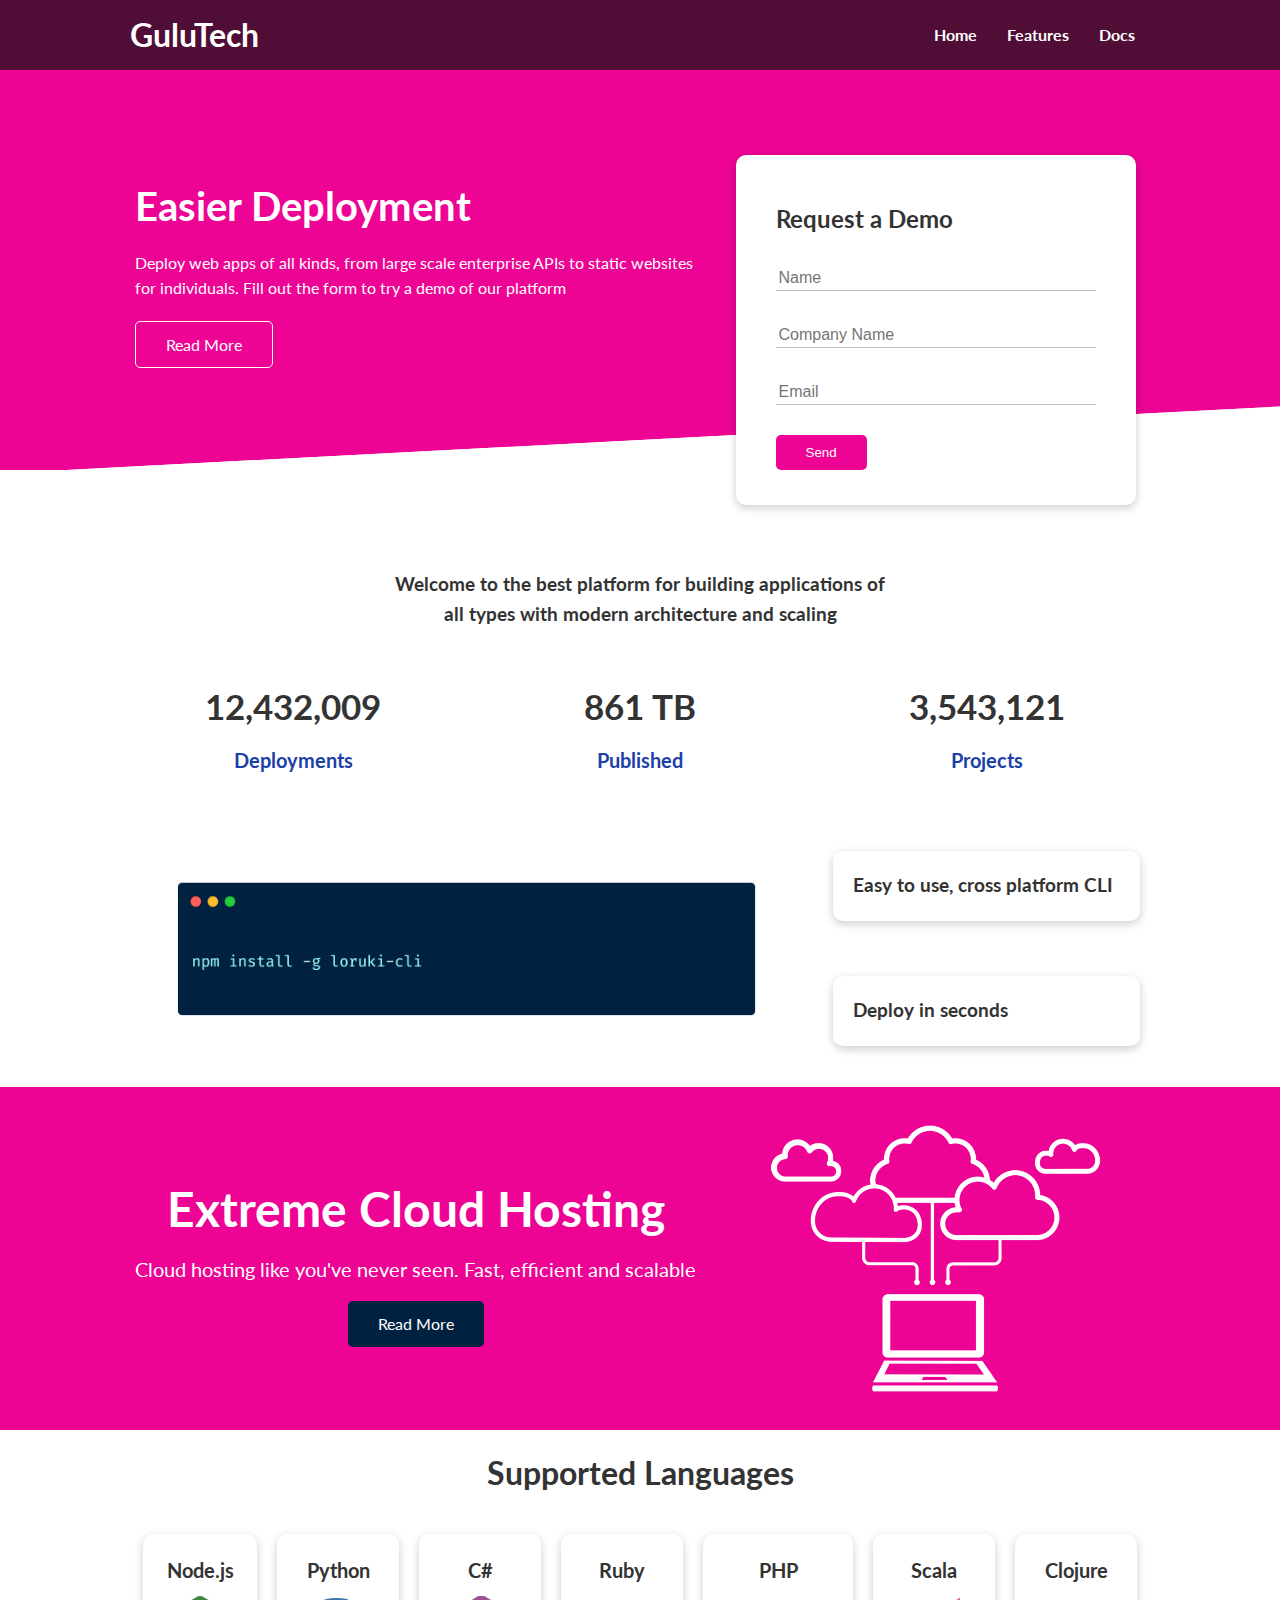
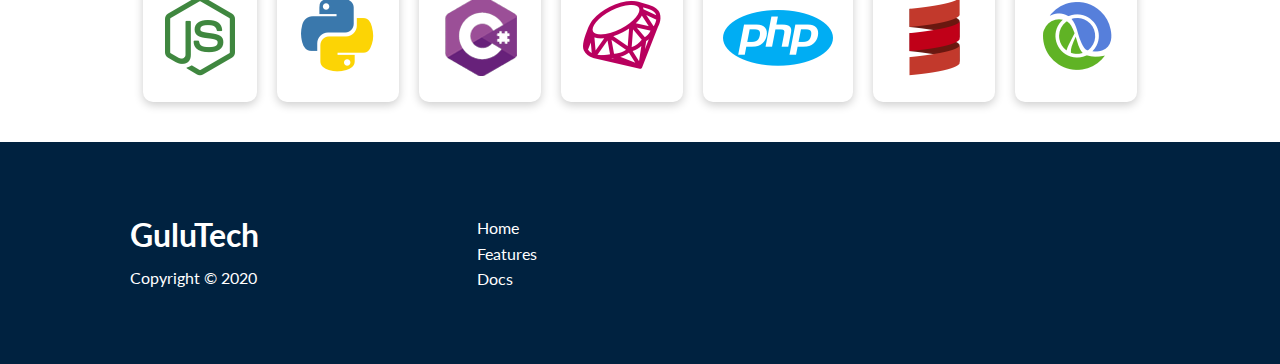
<file: Hostingsite-GridCSS/index.html>
<!DOCTYPE html>
<html lang="en">
 <head>
  <meta charset="UTF-8" />
  <meta name="viewport" content="width=device-width, initial-scale=1.0" />
  <link
   rel="stylesheet"
   href="https://cdnjs.cloudflare.com/ajax/libs/font-awesome/5.15.1/css/all.min.css"
   integrity="sha512-+4zCK9k+qNFUR5X+cKL9EIR+ZOhtIloNl9GIKS57V1MyNsYpYcUrUeQc9vNfzsWfV28IaLL3i96P9sdNyeRssA=="
   crossorigin="anonymous"
  />
  <link rel="stylesheet" href="css/utilities.css" />
  <link rel="stylesheet" href="css/style.css" />
  <title>GuluTech | Cloud Hosting For Everyone</title>
 </head>
 <body>
  <!-- Navbar -->
  <div class="navbar">
   <div class="container flex">
    <h1 class="logo">GuluTech</h1>
    <nav>
     <ul>
      <li><a href="index.html">Home</a></li>
      <li><a href="features.html">Features</a></li>
      <li><a href="docs.html">Docs</a></li>
     </ul>
    </nav>
   </div>
  </div>

  <!-- Showcase -->
  <section class="showcase">
   <div class="container grid">
    <div class="showcase-text">
     <h1>Easier Deployment</h1>
     <p>
      Deploy web apps of all kinds, from large scale enterprise APIs to static
      websites for individuals. Fill out the form to try a demo of our platform
     </p>
     <a href="features.html" class="btn btn-outline">Read More</a>
    </div>

    <div class="showcase-form card">
     <h2>Request a Demo</h2>

     <form>
      <div class="form-control">
       <input type="text" name="name" placeholder="Name" required />
      </div>
      <div class="form-control">
       <input type="text" name="company" placeholder="Company Name" required />
      </div>
      <div class="form-control">
       <input type="email" name="email" placeholder="Email" required />
      </div>
      <input type="submit" value="Send" class="btn btn-primary" />
     </form>
    </div>
   </div>
  </section>

  <!-- Stats -->
  <section class="stats">
   <div class="container">
    <h3 class="stats-heading text-center my-1">
     Welcome to the best platform for building applications of all types with
     modern architecture and scaling
    </h3>

    <div class="grid grid-3 text-center my-4">
     <div>
      <i class="fas fa-server fa-3x"></i>
      <h3>12,432,009</h3>
      <p class="text-secondary">Deployments</p>
     </div>
     <div>
      <i class="fas fa-upload fa-3x"></i>
      <h3>861 TB</h3>
      <p class="text-secondary">Published</p>
     </div>
     <div>
      <i class="fas fa-project-diagram fa-3x"></i>
      <h3>3,543,121</h3>
      <p class="text-secondary">Projects</p>
     </div>
    </div>
   </div>
  </section>

  <!-- Cli -->
  <section class="cli">
   <div class="container grid">
    <img src="images/cli.png" alt="" />
    <div class="card">
     <h3>Easy to use, cross platform CLI</h3>
    </div>
    <div class="card">
     <h3>Deploy in seconds</h3>
    </div>
   </div>
  </section>

  <!-- Cloud -->
  <section class="cloud bg-primary my-2 py-2">
   <div class="container grid">
    <div class="text-center">
     <h2 class="lg">Extreme Cloud Hosting</h2>
     <p class="lead my-1">
      Cloud hosting like you've never seen. Fast, efficient and scalable
     </p>
     <a href="features.html" class="btn btn-dark">Read More</a>
    </div>
    <img src="images/cloud.png" alt="" />
   </div>
  </section>

  <!-- Languages -->
  <section class="languages">
   <h2 class="md text-center my-2">Supported Languages</h2>
   <div class="container flex">
    <div class="card">
     <h4>Node.js</h4>
     <img src="images/logos/node.png" alt="" />
    </div>
    <div class="card">
     <h4>Python</h4>
     <img src="images/logos/python.png" alt="" />
    </div>
    <div class="card">
     <h4>C#</h4>
     <img src="images/logos/csharp.png" alt="" />
    </div>
    <div class="card">
     <h4>Ruby</h4>
     <img src="images/logos/ruby.png" alt="" />
    </div>
    <div class="card">
     <h4>PHP</h4>
     <img src="images/logos/php.png" alt="" />
    </div>
    <div class="card">
     <h4>Scala</h4>
     <img src="images/logos/scala.png" alt="" />
    </div>
    <div class="card">
     <h4>Clojure</h4>
     <img src="images/logos/clojure.png" alt="" />
    </div>
   </div>
  </section>

  <!-- Footer -->
  <footer class="footer bg-dark py-5">
   <div class="container grid grid-3">
    <div>
     <h1>GuluTech</h1>
     <p>Copyright &copy; 2020</p>
    </div>
    <nav>
     <ul>
      <li><a href="index.html">Home</a></li>
      <li><a href="features.html">Features</a></li>
      <li><a href="docs.html">Docs</a></li>
     </ul>
    </nav>
    <div class="social">
     <a href="https://github.com/AfsanHabib"
      ><i class="fab fa-github fa-2x"></i
     ></a>
     <a href="https://www.facebook.com/afsanhabib10"
      ><i class="fab fa-facebook fa-2x"></i
     ></a>
     <a href="https://www.Instagram.com/afsanhabib"
      ><i class="fab fa-instagram fa-2x"></i
     ></a>
     <a href="https://www.facebook.com/afsanhabib10"
      ><i class="fab fa-twitter fa-2x"></i
     ></a>
    </div>
   </div>
  </footer>
 </body>
</html>
</file>
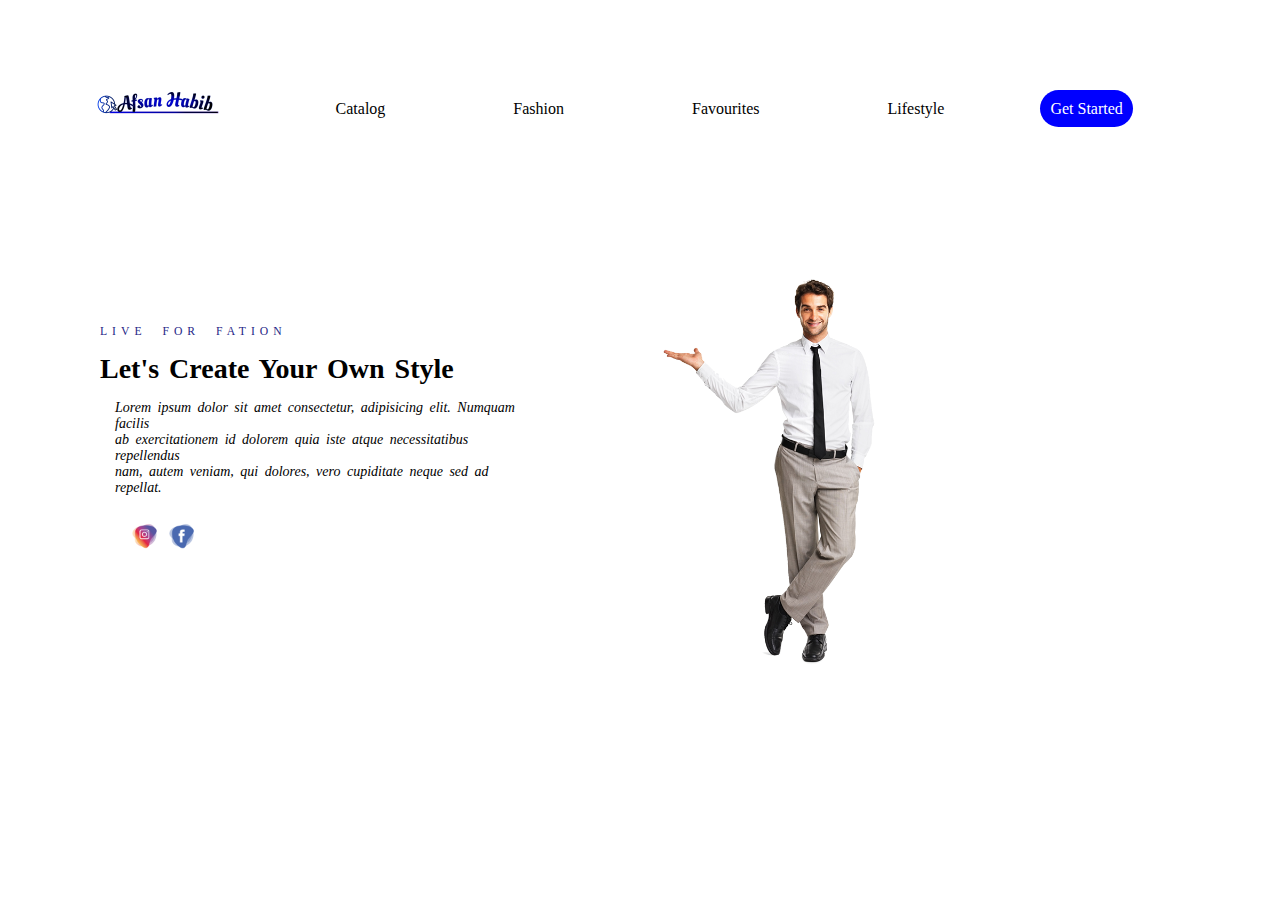
<file: Landing Page-Bootstrap_CSS_HTML/index.html>
<!DOCTYPE html>
<html lang="en">
 <head>
  <meta charset="UTF-8" />
  <meta http-equiv="X-UA-Compatible" content="IE=edge" />
  <meta name="viewport" content="width=device-width, initial-scale=1.0" />
  <title>Document</title>
  <link rel="stylesheet" href="style.css" />
 </head>
 <body>
  <header>
   <h1 class="logo">
      <img style="height:70px width:150px" src="images/0988d21fe8a74232a22b5ec2dae4306a.png" alt="" /></h1>
   <ul>
    <li><a href="">Catalog</a></li>
    <li><a href="">Fashion</a></li>
    <li><a href="">Favourites</a></li>
    <li><a href="">Lifestyle</a></li>
   </ul>

   <div class="logo-container">
    <a href="#">Get Started</a>
   </div>
  </header>
  <section class="main-header">
   <div class="col-1">
    <small>LIVE FOR FATION</small>
    <h1>Let's Create Your Own Style</h1>
    <p>
     Lorem ipsum dolor sit amet consectetur, adipisicing elit. Numquam facilis
     <br />
     ab exercitationem id dolorem quia iste atque necessitatibus repellendus
     <br />nam, autem veniam, qui dolores, vero cupiditate neque sed ad
     repellat.
    </p>
    <div class="searchpart">
     <div class="icon">
      <img src="images/instagram-icon.png" alt="" />
      <img src="images/facebook-icon.png" alt="" />
     </div>
     <div class="src-icon"></div>
    </div>
   </div>
   <div class="col-2"></div>
  </section>
 </body>
</html>
</file>
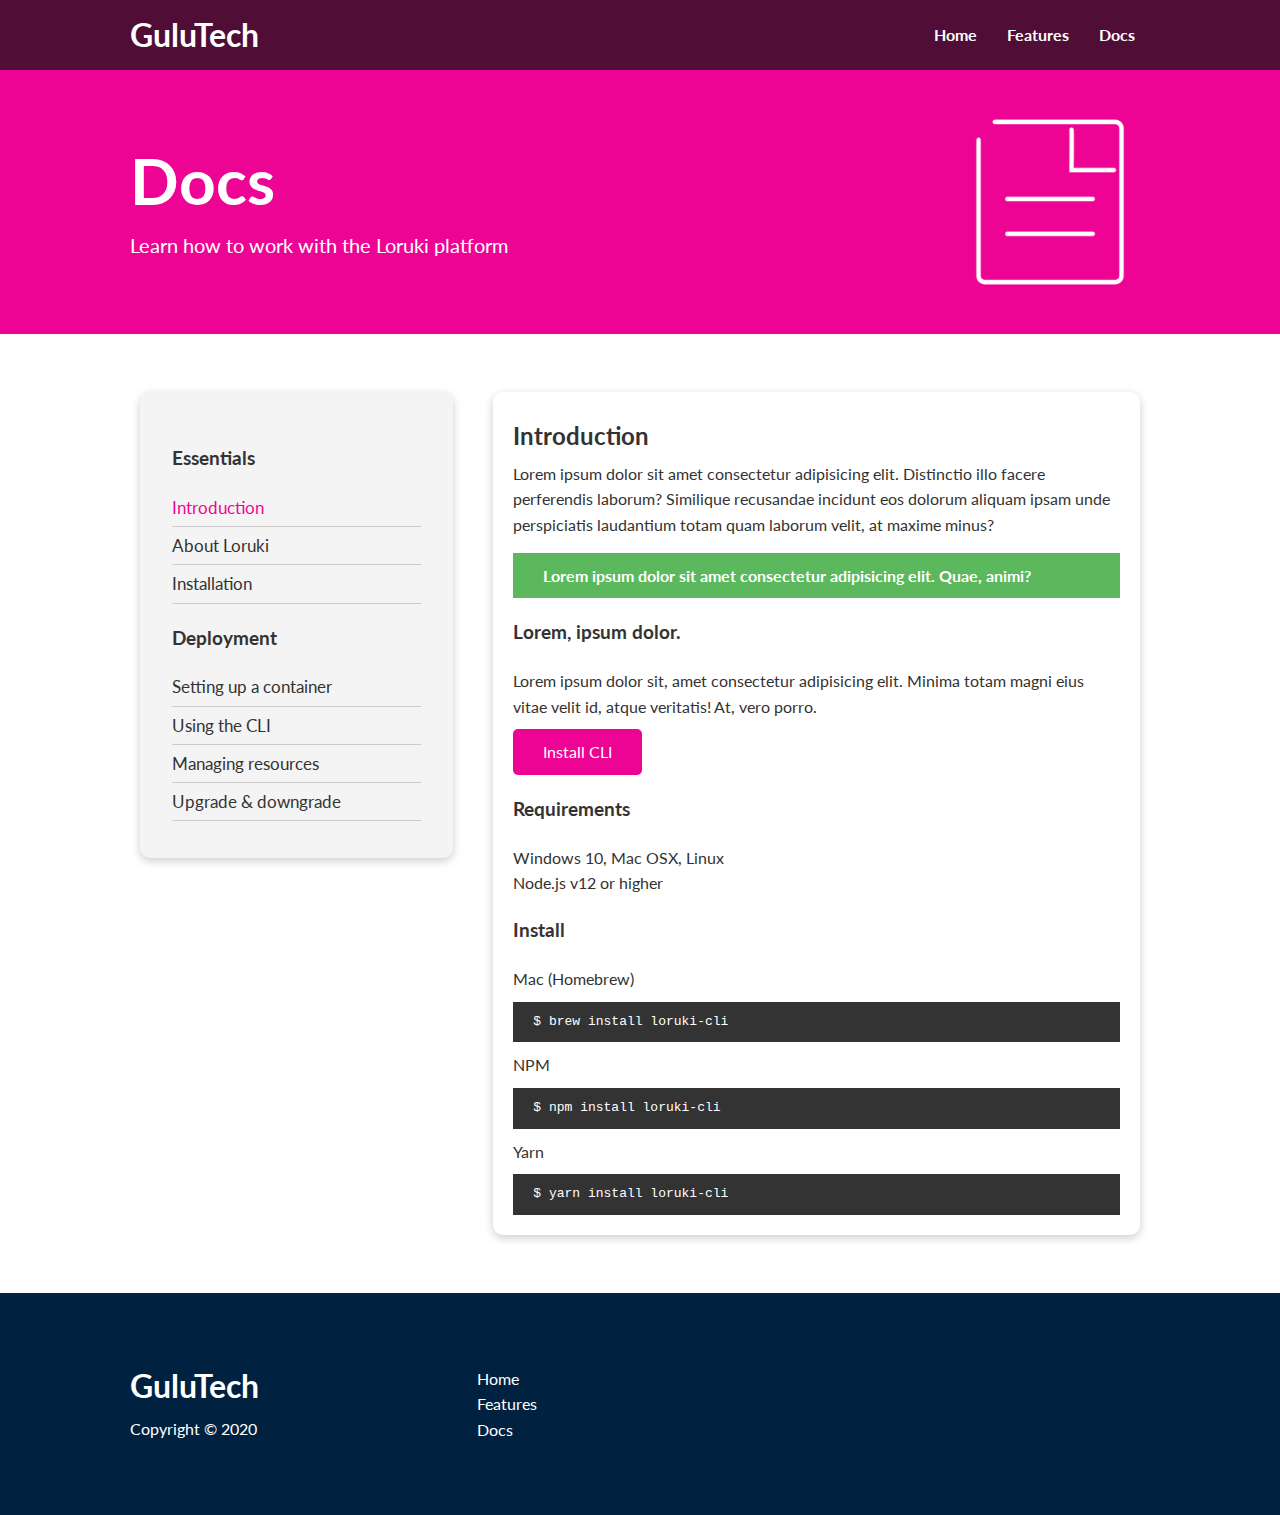
<file: Hostingsite-GridCSS/docs.html>
<!DOCTYPE html>
<html lang="en">
 <head>
  <meta charset="UTF-8" />
  <meta name="viewport" content="width=device-width, initial-scale=1.0" />
  <link
   rel="stylesheet"
   href="https://cdnjs.cloudflare.com/ajax/libs/font-awesome/5.15.1/css/all.min.css"
   integrity="sha512-+4zCK9k+qNFUR5X+cKL9EIR+ZOhtIloNl9GIKS57V1MyNsYpYcUrUeQc9vNfzsWfV28IaLL3i96P9sdNyeRssA=="
   crossorigin="anonymous"
  />
  <link rel="stylesheet" href="css/utilities.css" />
  <link rel="stylesheet" href="css/style.css" />
  <title>GuluTech | Cloud Hosting For Everyone</title>
 </head>
 <body>
  <!-- Navbar -->
  <div class="navbar">
   <div class="container flex">
    <h1 class="logo">GuluTech</h1>
    <nav>
     <ul>
      <li><a href="index.html">Home</a></li>
      <li><a href="features.html">Features</a></li>
      <li><a href="docs.html">Docs</a></li>
     </ul>
    </nav>
   </div>
  </div>

  <!-- Head -->
  <section class="docs-head bg-primary py-3">
   <div class="container grid">
    <div>
     <h1 class="xl">Docs</h1>
     <p class="lead">Learn how to work with the Loruki platform</p>
    </div>
    <img src="images/docs.png" alt="" />
   </div>
  </section>

  <!-- Docs main -->
  <section class="docs-main my-4">
   <div class="container grid">
    <div class="card bg-light p-3">
     <h3 class="my-2">Essentials</h3>
     <nav>
      <ul>
       <li><a class="text-primary" href="#">Introduction</a></li>
       <li><a href="#">About Loruki</a></li>
       <li><a href="#">Installation</a></li>
      </ul>
     </nav>

     <h3 class="my-2">Deployment</h3>
     <nav>
      <ul>
       <li><a href="#">Setting up a container</a></li>
       <li><a href="#">Using the CLI</a></li>
       <li><a href="#">Managing resources</a></li>
       <li><a href="#">Upgrade & downgrade</a></li>
      </ul>
     </nav>
    </div>
    <div class="card">
     <h2>Introduction</h2>
     <p>
      Lorem ipsum dolor sit amet consectetur adipisicing elit. Distinctio illo
      facere perferendis laborum? Similique recusandae incidunt eos dolorum
      aliquam ipsam unde perspiciatis laudantium totam quam laborum velit, at
      maxime minus?
     </p>

     <div class="alert alert-success">
      <i class="fas fa-info"></i> Lorem ipsum dolor sit amet consectetur
      adipisicing elit. Quae, animi?
     </div>

     <h3>Lorem, ipsum dolor.</h3>
     <p>
      Lorem ipsum dolor sit, amet consectetur adipisicing elit. Minima totam
      magni eius vitae velit id, atque veritatis! At, vero porro.
     </p>
     <a href="#" class="btn btn-primary">Install CLI</a>

     <h3>Requirements</h3>
     <ul>
      <li>Windows 10, Mac OSX, Linux</li>
      <li>Node.js v12 or higher</li>
     </ul>

     <h3>Install</h3>
     <p>Mac (Homebrew)</p>
     <pre><code>$ brew install loruki-cli</code></pre>
     <p>NPM</p>
     <pre><code>$ npm install loruki-cli</code></pre>
     <p>Yarn</p>
     <pre><code>$ yarn install loruki-cli</code></pre>
    </div>
   </div>
  </section>

  <!-- Footer -->
  <footer class="footer bg-dark py-5">
   <div class="container grid grid-3">
    <div>
     <h1>GuluTech</h1>
     <p>Copyright &copy; 2020</p>
    </div>
    <nav>
     <ul>
      <li><a href="index.html">Home</a></li>
      <li><a href="features.html">Features</a></li>
      <li><a href="docs.html">Docs</a></li>
     </ul>
    </nav>
    <div class="social">
     <a href="https://github.com/AfsanHabib"
      ><i class="fab fa-github fa-2x"></i
     ></a>
     <a href="https://www.facebook.com/afsanhabib10"
      ><i class="fab fa-facebook fa-2x"></i
     ></a>
     <a href="https://www.Instagram.com/afsanhabib"
      ><i class="fab fa-instagram fa-2x"></i
     ></a>
     <a href="https://www.facebook.com/afsanhabib10"
      ><i class="fab fa-twitter fa-2x"></i
     ></a>
    </div>
   </div>
  </footer>
 </body>
</html>
</file>
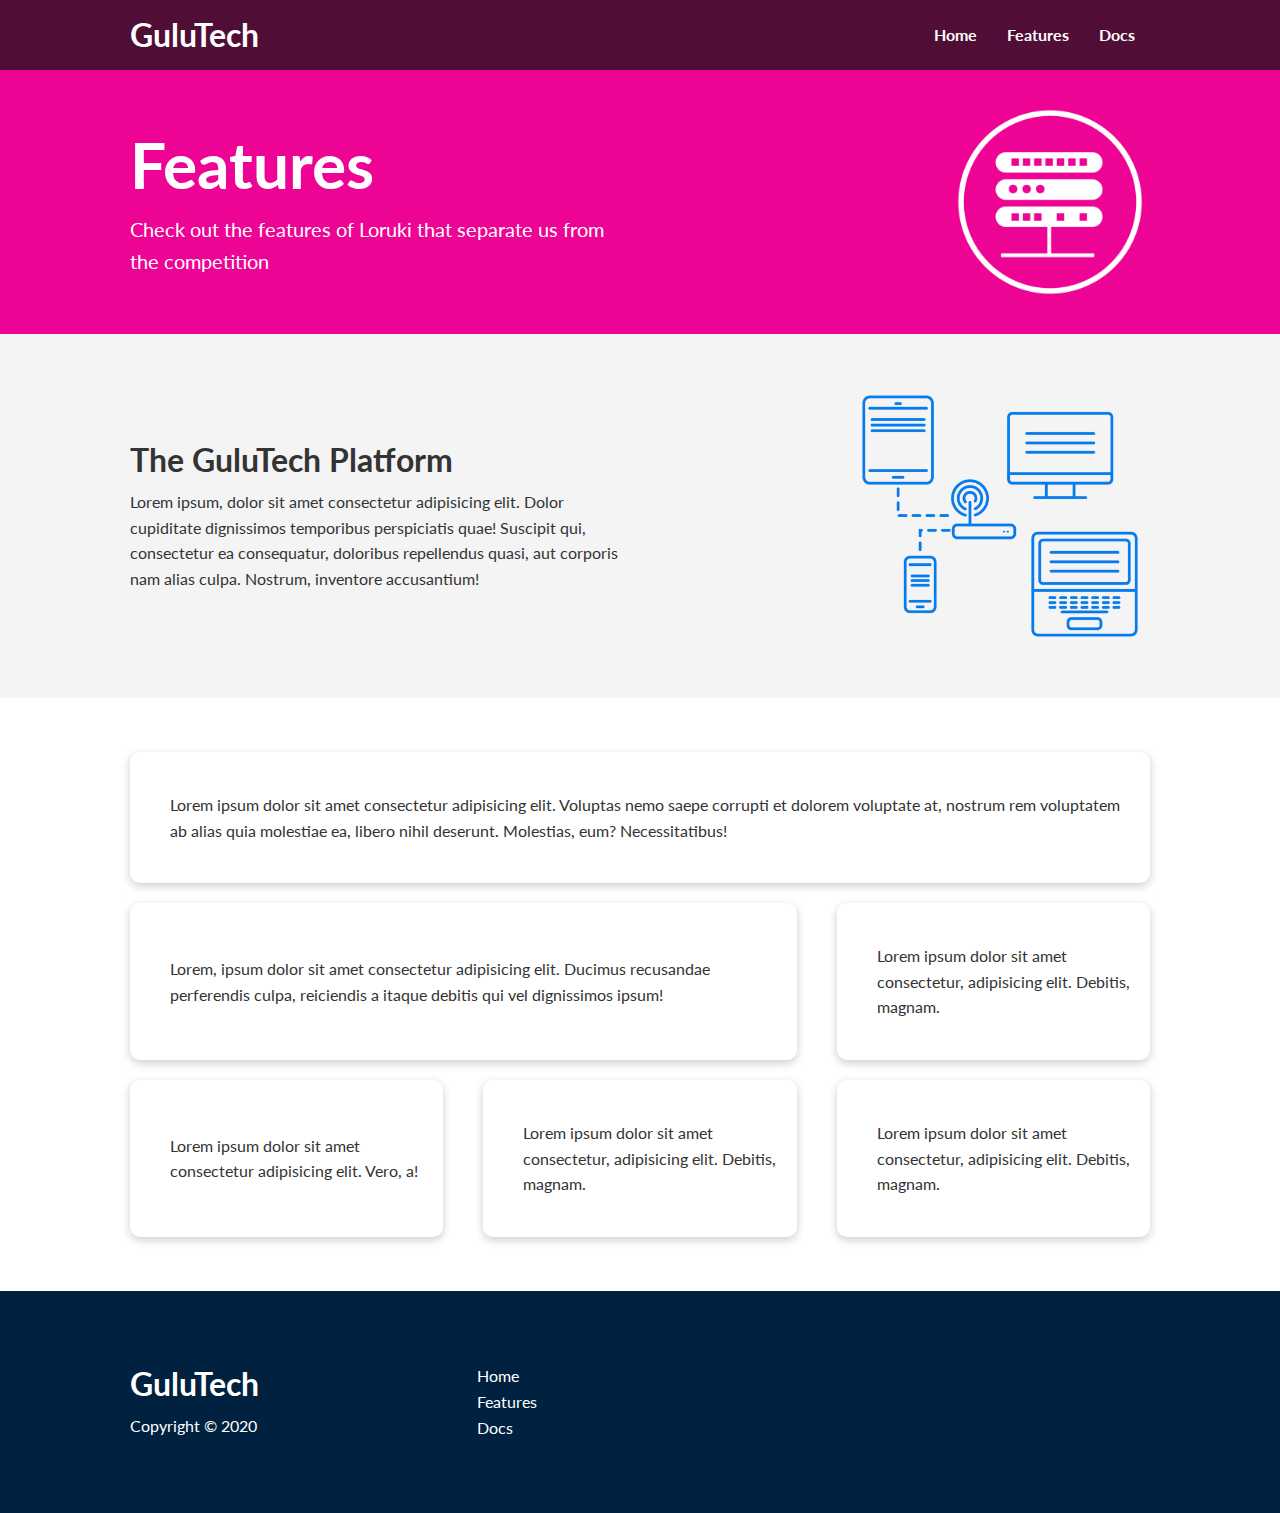
<file: Hostingsite-GridCSS/features.html>
<!DOCTYPE html>
<html lang="en">
 <head>
  <meta charset="UTF-8" />
  <meta name="viewport" content="width=device-width, initial-scale=1.0" />
  <link
   rel="stylesheet"
   href="https://cdnjs.cloudflare.com/ajax/libs/font-awesome/5.15.1/css/all.min.css"
   integrity="sha512-+4zCK9k+qNFUR5X+cKL9EIR+ZOhtIloNl9GIKS57V1MyNsYpYcUrUeQc9vNfzsWfV28IaLL3i96P9sdNyeRssA=="
   crossorigin="anonymous"
  />
  <link rel="stylesheet" href="css/utilities.css" />
  <link rel="stylesheet" href="css/style.css" />
  <title>GuluTech | Cloud Hosting For Everyone</title>
 </head>
 <body>
  <!-- Navbar -->
  <div class="navbar">
   <div class="container flex">
    <h1 class="logo">GuluTech</h1>
    <nav>
     <ul>
      <li><a href="index.html">Home</a></li>
      <li><a href="features.html">Features</a></li>
      <li><a href="docs.html">Docs</a></li>
     </ul>
    </nav>
   </div>
  </div>

  <!-- Head -->
  <section class="features-head bg-primary py-3">
   <div class="container grid">
    <div>
     <h1 class="xl">Features</h1>
     <p class="lead">
      Check out the features of Loruki that separate us from the competition
     </p>
    </div>
    <img src="images/server.png" alt="" />
   </div>
  </section>

  <!-- Sub head -->
  <section class="features-sub-head bg-light py-3">
   <div class="container grid">
    <div>
     <h1 class="md">The GuluTech Platform</h1>
     <p>
      Lorem ipsum, dolor sit amet consectetur adipisicing elit. Dolor cupiditate
      dignissimos temporibus perspiciatis quae! Suscipit qui, consectetur ea
      consequatur, doloribus repellendus quasi, aut corporis nam alias culpa.
      Nostrum, inventore accusantium!
     </p>
    </div>
    <img src="images/server2.png" alt="" />
   </div>
  </section>

  <section class="features-main my-2">
   <div class="container grid grid-3">
    <div class="card flex">
     <i class="fas fa-server fa-3x"></i>
     <p>
      Lorem ipsum dolor sit amet consectetur adipisicing elit. Voluptas nemo
      saepe corrupti et dolorem voluptate at, nostrum rem voluptatem ab alias
      quia molestiae ea, libero nihil deserunt. Molestias, eum? Necessitatibus!
     </p>
    </div>
    <div class="card flex">
     <i class="fas fa-network-wired fa-3x"></i>
     <p>
      Lorem, ipsum dolor sit amet consectetur adipisicing elit. Ducimus
      recusandae perferendis culpa, reiciendis a itaque debitis qui vel
      dignissimos ipsum!
     </p>
    </div>
    <div class="card flex">
     <i class="fas fa-laptop-code fa-3x"></i>
     <p>
      Lorem ipsum dolor sit amet consectetur, adipisicing elit. Debitis, magnam.
     </p>
    </div>
    <div class="card flex">
     <i class="fas fa-database fa-3x"></i>
     <p>Lorem ipsum dolor sit amet consectetur adipisicing elit. Vero, a!</p>
    </div>
    <div class="card flex">
     <i class="fas fa-power-off fa-3x"></i>
     <p>
      Lorem ipsum dolor sit amet consectetur, adipisicing elit. Debitis, magnam.
     </p>
    </div>
    <div class="card flex">
     <i class="fas fa-upload fa-3x"></i>
     <p>
      Lorem ipsum dolor sit amet consectetur, adipisicing elit. Debitis, magnam.
     </p>
    </div>
   </div>
  </section>

  <!-- Footer -->
  <footer class="footer bg-dark py-5">
   <div class="container grid grid-3">
    <div>
     <h1>GuluTech</h1>
     <p>Copyright &copy; 2020</p>
    </div>
    <nav>
     <ul>
      <li><a href="index.html">Home</a></li>
      <li><a href="features.html">Features</a></li>
      <li><a href="docs.html">Docs</a></li>
     </ul>
    </nav>
    <div class="social">
     <a href="https://github.com/AfsanHabib"
      ><i class="fab fa-github fa-2x"></i
     ></a>
     <a href="https://www.facebook.com/afsanhabib10"
      ><i class="fab fa-facebook fa-2x"></i
     ></a>
     <a href="https://www.Instagram.com/afsanhabib"
      ><i class="fab fa-instagram fa-2x"></i
     ></a>
     <a href="https://www.facebook.com/afsanhabib10"
      ><i class="fab fa-twitter fa-2x"></i
     ></a>
    </div>
   </div>
  </footer>
 </body>
</html>
</file>
<file: Hostingsite-GridCSS/css/utilities.css>
.container {
  max-width: 1100px;
  margin: 0 auto;
  overflow: auto;
  padding: 0 40px;
}

.card {
  background-color: #fff;
  color: #333;
  border-radius: 10px;
  box-shadow: 0 3px 10px rgba(0, 0, 0, 0.2);
  padding: 20px;
  margin: 10px;
}

.btn {
  display: inline-block;
  padding: 10px 30px;
  cursor: pointer;
  background: #ed0494;
  color: #fff;
  border: none;
  border-radius: 5px;
}

.btn-outline {
  background-color: transparent;
  border: 1px #fff solid;
}

.btn:hover {
  transform: scale(0.98);
}

/* Backgrounds & colored buttons */
.bg-primary,
.btn-primary {
  background-color: #ed0494;
  color: #fff;
}

.bg-secondary,
.btn-secondary {
  background-color: #1c3fa8;
  color: #fff;
}

.bg-dark,
.btn-dark {
  background-color: #002240;
  color: #fff;
}

.bg-light,
.btn-light {
  background-color:#f4f4f4;
  color: #333;
}

.bg-primary a,
.btn-primary a,
.bg-secondary a,
.btn-secondary a,
.bg-dark a,
.btn-dark a {
  color: #fff;
}

/* Text colors */
.text-primary {
  color: #ed0494;
}

.text-secondary {
  color: #1c3fa8;
}

.text-dark {
  color: #002240;
}

.text-light {
  color: #f4f4f4;
}

/* Text sizes */
.lead {
  font-size: 20px;
}

.sm {
  font-size: 1rem;
}

.md {
  font-size: 2rem;
}

.lg {
  font-size: 3rem;
}

.xl {
  font-size: 4rem;
}

.text-center {
  text-align: center;
}

/* Alert */
.alert {
  background-color: #f4f4f4;
  padding: 10px 20px;
  font-weight: bold;
  margin: 15px 0;
}

.alert i {
  margin-right: 10px;
}

.alert-success {
  background-color: #5cb85c;
  color: #fff;
}

.alert-error {
  background-color: #d31912;
  color: #fff;
}

.flex {
  display: flex;
  justify-content: center;
  align-items: center;
  height: 100%;
}

.grid {
  display: grid;
  grid-template-columns: repeat(2, 1fr);
  gap: 20px;
  justify-content: center;
  align-items: center;
  height: 100%;
}

.grid-3 {
  grid-template-columns: repeat(3, 1fr);
}

/* Margin */
.my-1 {
  margin: 1rem 0;
}

.my-2 {
  margin: 1.5rem 0;
}

.my-3 {
  margin: 2rem 0;
}

.my-4 {
  margin: 3rem 0;
}

.my-5 {
  margin: 4rem 0;
}

.m-1 {
  margin: 1rem;
}

.m-2 {
  margin: 1.5rem;
}

.m-3 {
  margin: 2rem;
}

.m-4 {
  margin: 3rem;
}

.m-5 {
  margin: 4rem;
}

/* Padding */
.py-1 {
  padding: 1rem 0;
}

.py-2 {
  padding: 1.5rem 0;
}

.py-3 {
  padding: 2rem 0;
}

.py-4 {
  padding: 3rem 0;
}

.py-5 {
  padding: 4rem 0;
}

.p-1 {
  padding: 1rem;
}

.p-2 {
  padding: 1.5rem;
}

.p-3 {
  padding: 2rem;
}

.p-4 {
  padding: 3rem;
}

.p-5 {
  padding: 4rem;
}
</file>
<file: Hostingsite-GridCSS/css/style.css>
@import url('https://fonts.googleapis.com/css2?family=Lato:wght@300&display=swap');


* {
  box-sizing: border-box;
  padding: 0;
  margin: 0;
}

body {
  font-family: 'Lato', sans-serif;
  color: #333;
  line-height: 1.6;
}

ul {
  list-style-type: none;
}

a {
  text-decoration: none;
  color: #333;
}

h1,
h2 {
  font-weight: 300;
  font-weight: bold;
  line-height: 1.2;
  margin: 10px 0;
}

p {
  margin: 10px 0;
}

img {
  width: 100%;
}

code,
pre {
  background: #333;
  color: #fff;
  padding: 10px;
}

.hidden {
  visibility: hidden;
  height: 0;
}

/* Navbar */
.navbar {
  background-color:#500d36;
  color: #fff;
  height: 70px;
}

.navbar ul {
  display: flex;
}

.navbar a {
  color: #fff;
  font-weight: bold;
  padding: 10px;
  margin: 0 5px;
}

.navbar a:hover {
  border-bottom: 2px #fff solid;
}

.navbar .flex {
  justify-content: space-between;
}

/* Showcase */
.showcase {
  height: 400px;
  background-color: #ed0494;
  color: #fff;
  position: relative;
}

.showcase h1 {
  font-size: 40px;
}

.showcase p {
  margin: 20px 0;
}

.showcase .grid {
  overflow: visible;
  grid-template-columns: 55% auto;
  gap: 30px;
}

.showcase-text {
  animation: slideInFromLeft 1s ease-in;
}

.showcase-form {
  position: relative;
  top: 60px;
  height: 350px;
  width: 400px;
  padding: 40px;
  z-index: 100;
  justify-self: flex-end;
  animation: slideInFromRight 1s ease-in;
}

.showcase-form .form-control {
  margin: 30px 0;
}

.showcase-form input[type='text'],
.showcase-form input[type='email'] {
  border: 0;
  border-bottom: 1px solid #b4becb;
  width: 100%;
  padding: 3px;
  font-size: 16px;
}

.showcase-form input:focus {
  outline: none;
}

.showcase::before,
.showcase::after {
  content: '';
  position: absolute;
  height: 100px;
  bottom: -70px;
  right: 0;
  left: 0;
  background: #fff;
  transform: skewY(-3deg);
  -webkit-transform: skewY(-3deg);
  -moz-transform: skewY(-3deg);
  -ms-transform: skewY(-3deg);
}

/* Stats */
.stats {
  padding-top: 100px;
  animation: slideInFromBottom 1s ease-in;
}

.stats-heading {
  max-width: 500px;
  margin: auto;
}

.stats .grid h3 {
  font-size: 35px;
}

.stats .grid p {
  font-size: 20px;
  font-weight: bold;
}

/* Cli */
.cli .grid {
  grid-template-columns: repeat(3, 1fr);
  grid-template-rows: repeat(2, 1fr);
}

.cli .grid > *:first-child {
  grid-column: 1 / span 2;
  grid-row: 1 / span 2;
}

/* Cloud */
.cloud .grid {
  grid-template-columns: 4fr 3fr;
}

/* Languages */

.languages .flex {
  flex-wrap: wrap;
}

.languages .card {
  text-align: center;
  margin: 18px 10px 40px;
  transition: transform 0.2s ease-in;
}

.languages .card h4 {
  font-size: 20px;
  margin-bottom: 10px;
}

.languages .card:hover {
  transform: translateY(-15px);
}

/* Features */
.features-head img,
.docs-head img {
  width: 200px;
  justify-self: flex-end;
}

.features-sub-head img {
  width: 300px;
  justify-self: flex-end;
}

.features-main .card > i {
  margin-right: 20px;
}

.features-main .grid {
  padding: 30px;
}

.features-main .grid > *:first-child {
  grid-column: 1 / span 3;
}

.features-main .grid > *:nth-child(2) {
  grid-column: 1 / span 2;
}

/* Docs */
.docs-main h3 {
  margin: 20px 0;
}

.docs-main .grid {
  grid-template-columns: 1fr 2fr;
  align-items: flex-start;
}

.docs-main nav li {
  font-size: 17px;
  padding-bottom: 5px;
  margin-bottom: 5px;
  border-bottom: 1px #ccc solid;
}

.docs-main a:hover {
  font-weight: bold;
}

/* Footer */
.footer .social a {
  margin: 0 10px;
}

/* Animations */
@keyframes slideInFromLeft {
  0% {
    transform: translateX(-100%);
  }

  100% {
    transform: translateX(0);
  }
}

@keyframes slideInFromRight {
  0% {
    transform: translateX(100%);
  }

  100% {
    transform: translateX(0);
  }
}

@keyframes slideInFromTop {
  0% {
    transform: translateY(-100%);
  }

  100% {
    transform: translateX(0);
  }
}

@keyframes slideInFromBottom {
  0% {
    transform: translateY(100%);
  }

  100% {
    transform: translateX(0);
  }
}

/* Tablets and under */
@media (max-width: 768px) {
  .grid,
  .showcase .grid,
  .stats .grid,
  .cli .grid,
  .cloud .grid,
  .features-main .grid,
  .docs-main .grid {
    grid-template-columns: 1fr;
    grid-template-rows: 1fr;
  }

  .showcase {
    height: auto;
  }

  .showcase-text {
    text-align: center;
    margin-top: 40px;
    animation: slideInFromTop 1s ease-in;
  }

  .showcase-form {
    justify-self: center;
    margin: auto;
    animation: slideInFromBottom 1s ease-in;
  }

  .cli .grid > *:first-child {
    grid-column: 1;
    grid-row: 1;
  }

  .features-head,
  .features-sub-head,
  .docs-head {
    text-align: center;
  }

  .features-head img,
  .features-sub-head img,
  .docs-head img {
    justify-self: center;
  }

  .features-main .grid > *:first-child,
  .features-main .grid > *:nth-child(2) {
    grid-column: 1;
  }
}

/* Mobile */
@media (max-width: 500px) {
  .navbar {
    height: 110px;
  }

  .navbar .flex {
    flex-direction: column;
  }

  .navbar ul {
    padding: 10px;
    background-color: rgba(0, 0, 0, 0.1);
  }
  
  .showcase-form {
    width: 300px;
  }
}
</file>
<file: Landing Page-Bootstrap_CSS_HTML/style.css>
*{
    margin: 0;
    padding: 0;
    box-sizing: border-box;
    text-decoration: none;
    list-style-type: none;
    font-family: Montserrat;
}
header{
    display: grid;
    grid-template-columns: repeat(3, 1fr);
    align-items: center;
    margin-top: 5px;
}
.logo{
    font-size: 2.1rem;
    margin-left: 4rem;
}
ul{
    display: flex;
}
ul li a{
    margin: 0 4rem;
    color: black;
}
ul li a:hover{
    color: white;
    background-color: black;
    border-radius: 25px;
    padding: 10px;
    font-weight: bold;
    transition: all .2s ease 0s;
}
.logo-container{
    justify-content: center;
}

.logo-container a:hover{
    color: white;
    background-color: black;
    transition: all .2s ease 0s;
}
.logo-container a{
    margin-left: 2rem;
    background: blue;
    border: none;
    border-radius: 25px;
    padding: 10px;
    color: white;
}

.main-header{
    display: grid;
    grid-template-columns: repeat(2, 3fr);
    margin-top: 40px;
    height: 70vh;
    width: 100%;
    justify-content: space-between;
    
}

 .col-1{
    word-spacing: 3px;
    font-size: 14px;
    padding-left: 100px;
    padding-top: 70px;
    padding-right: 50px;
    
}
.col-1 small{
    display: inline-block;
    padding-bottom: 15px ;
    color: rgb(37, 37, 134);
    word-spacing: 8px;
    letter-spacing: 5px;
}
.col-1 h1{
    padding-bottom: 15px;
    font-weight: bold;
}
.col-1 p{
    padding-bottom: 15px;
    font-style: italic;
    padding-left: 15px;
    padding-right: 70px;
}



.main-header .col-2{
    background-image: url(images/22539-8-man-file.png);
    background-repeat: no-repeat;
  background-size: contain;
  width: 50%;
  padding-right: 40px;
}


.searchpart{
    display: grid;
    grid-template-columns: repeat(2, 1fr);
}
.icon{
    padding-left: 30px;
    padding-top: 10px;

}
.icon img{
    height: 30px;
    width: 30px;
}
</file>
